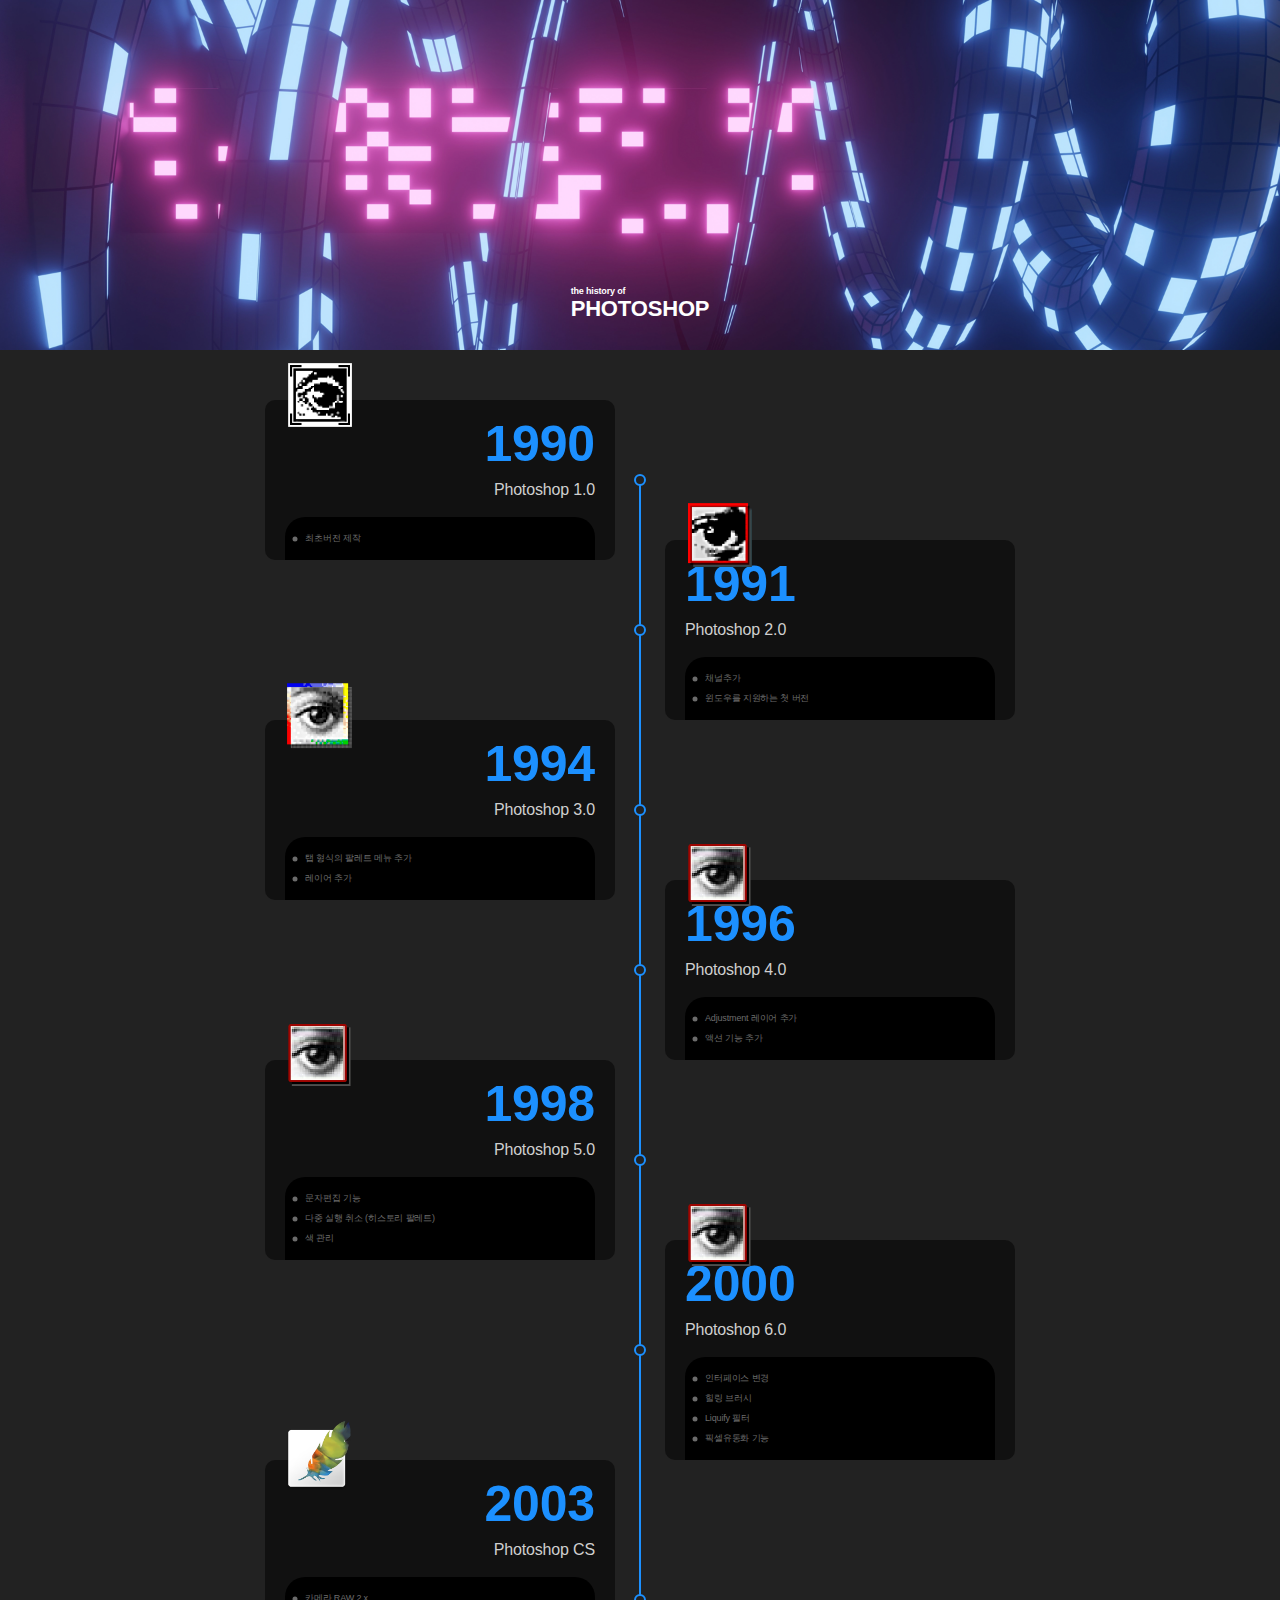
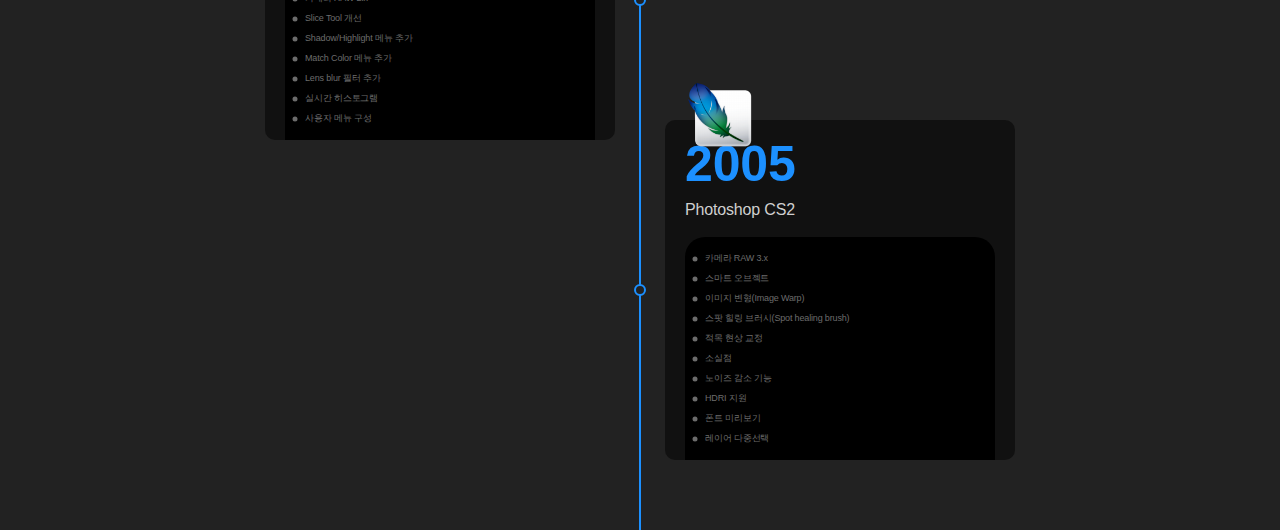
<file: PhotoshopHistory/index.html>
<!DOCTYPE html>
<html>
    <head>
		<meta charset="UTF-8">
        <link rel="stylesheet" href="style.css">
        <link rel="stylesheet" href="reset.css">
        <link rel="stylesheet" href="style.css">
        <title>The History of Photoshop</title>
    </head>
    <body>
        <header class="cont-head">
            <h1 class="cont-tit">
                the history of<br>
                <span class="big-txt">PHOTOSHOP</span>
            </h1>
        </header>
        <main class="cont-main">
            <ol class="history">
                <li class="his-item">
                    <h2 class="year">1990</h2>
                    <p class="version">Photoshop 1.0</p>
                    <ul class="update">
                        <li>최초버전 제작</li>
                    </ul>
                </li>
                <li class="his-item ver-2">
                    <h2 class="year">1991</h2>
                    <p  class="version">Photoshop 2.0</p>
                    <ul class="update">
                        <li>채널추가</li>
                        <li>윈도우를 지원하는 첫 버전</li>
                    </ul>
                </li>
                <li class="his-item ver-3">
                    <h2 class="year">1994</h2>
                    <p class="version">Photoshop 3.0</p>
                    <ul class="update">
                        <li>탭 형식의 팔레트 메뉴 추가</li>
                        <li>레이어 추가</li>
                    </ul>
                </li>
                <li class="his-item ver-4">
                    <h2 class="year">1996</h2>
                    <p class="version">Photoshop 4.0</p>
                    <ul class="update">
                        <li>Adjustment 레이어 추가</li>
                        <li>액션 기능 추가</li>
                    </ul>
                </li>
                <li class="his-item ver-5">
                    <h2 class="year">1998</h2>
                    <p class="version">Photoshop 5.0</p>
                    <ul class="update">
                        <li>문자편집 기능</li>
                        <li>다중 실행 취소 (히스토리 팔레트)</li>
                        <li>색 관리</li>
                    </ul>
                </li>
                <li class="his-item ver-6">
                    <h2 class="year">2000</h2>
                    <p class="version">Photoshop 6.0</p>
                    <ul class="update">
                        <li>인터페이스 변경</li>
                        <li>힐링 브러시</li>
                        <li>Liquify 필터</li>
                        <li>픽셀유동화 기능</li>
                    </ul>
                </li>
                <li class="his-item ver-cs">
                    <h2 class="year">2003</h2>
                    <p class="version">Photoshop CS</p>
                    <ul class="update">
                        <li>카메라 RAW 2.x</li>
                        <li>Slice Tool 개선</li>
                        <li>Shadow/Highlight 메뉴 추가</li>
                        <li>Match Color 메뉴 추가</li>
                        <li>Lens blur 필터 추가</li>
                        <li>실시간 히스토그램</li>
                        <li>사용자 메뉴 구성</li>
                    </ul>
                </li>
                <li class="his-item ver-cs2">
                    <h2 class="year">2005</h2>
                    <p class="version">Photoshop CS2</p>
                    <ul class="update">
                        <li>카메라 RAW 3.x</li>
                        <li>스마트 오브젝트</li>
                        <li>이미지 변형(Image Warp)</li>
                        <li>스팟 힐링 브러시(Spot healing brush)</li>
                        <li>적목 현상 교정</li>
                        <li>소실점</li>
                        <li>노이즈 감소 기능</li>
                        <li>HDRI 지원</li>
                        <li>폰트 미리보기</li>
                        <li>레이어 다중선택</li>
                    </ul>
                </li>
            </ol>
        </main>
    </body>
</html>
</file>
<file: PhotoshopHistory/style.css>
body {
    background-color: #222222;
}

/* header */
.cont-head {
    background-image: url(images/cover.png);
    background-repeat: no-repeat;
    background-size: cover;
    height: 350px;
    position: relative;
}

.cont-head .cont-tit {
    font-size: 9px;
    color: #fff;
    position: absolute;
    left: 50%;
    bottom: 10px;
    transform: translate(-50%, -50%);
}

.cont-head .cont-tit .big-txt {
    font-size: 22px;
}

/* main */
.cont-main {
    display: flex;
    justify-content: center;
    padding: 50px 0 70px 0;
    position: relative;
    overflow: hidden;
}

.cont-main::after {
    content: '';
    width: 2px;
    height: 100%;
    margin-top: 0;
    margin-bottom: 0;
    background-color: #1c90ff;
    position: absolute;
    top: 130px;
}

.cont-main .history .his-item {
    width: 350px;
    background-color: #111111;
    border-radius: 10px;
    padding: 0 20px;
    position: relative;
}

.his-item::before {
    content: '';
    background-image: url(images/1.png);
    background-size: contain;
    width: 70px;
    height: 70px;
    position: absolute;
    top: -40px;
}

.his-item.ver-2::before {
    background-image: url(images/2.png);
}

.his-item.ver-3::before {
    background-image: url(images/3.png);
}

.his-item.ver-4::before {
    background-image: url(images/4.png);
}

.his-item.ver-5::before {
    background-image: url(images/5.png);
}

.his-item.ver-6::before {
    background-image: url(images/6.png);
}

.his-item.ver-cs::before {
    background-image: url(images/cs.png);
}

.his-item.ver-cs2::before {
    background-image: url(images/cs2.png);
}

.his-item::after {
    content: '';
    background-color: #222222;
    width: 8px;
    height: 8px;
    border-radius: 50%;
    border: 2px solid #1c90ff;
    position: absolute;
    right: -31px;
    bottom: 50%;
    transform: translate(0 , 50%);
    z-index: 10;
}

.his-item:nth-child(2n):after {
    content: '';
    background-color: #222222;
    width: 8px;
    height: 8px;
    border-radius: 50%;
    border: 2px solid #1c90ff;
    position: absolute;
    left: -31px;
    bottom: 50%;
    transform: translate(0 , 50%);
    z-index: 10;
}

.history .his-item:nth-child(2n) {
    margin-left: 400px;
    margin-top: -20px;
}

.history .his-item .year {
    font-size: 50px;
    font-weight: 700;
    color: #1c90ff;
    padding-top: 15px;
}

.history .his-item:nth-child(2n-1) .year {
    text-align: right;
}

.history .version {
    font-size: 16px;
    color: #cfcfcf;
    margin-top: 5px;
}

.history .his-item:nth-child(2n-1) .version {
    text-align: right;
}

.history .update {
    margin-top: 15px;
    padding: 15px 0 15px 20px;
    border-radius: 20px 20px 0 0;
    background-color: #000;
    font-size: 9px;
    color: #6c6c6c;
}

.history .update li {
    position: relative;
    margin-bottom: 7px;
}

.history .update li:last-child {
    margin-bottom: 0px;
}

.history .update li::before {
    content: '';
    width: 5px;
    height: 5px;
    border-radius: 50%;
    background-color: #6c6c6c;
    position: absolute;
    top: 50%;
    left: -10px;
    transform: translate(-50%, -50%);
}
</file>
